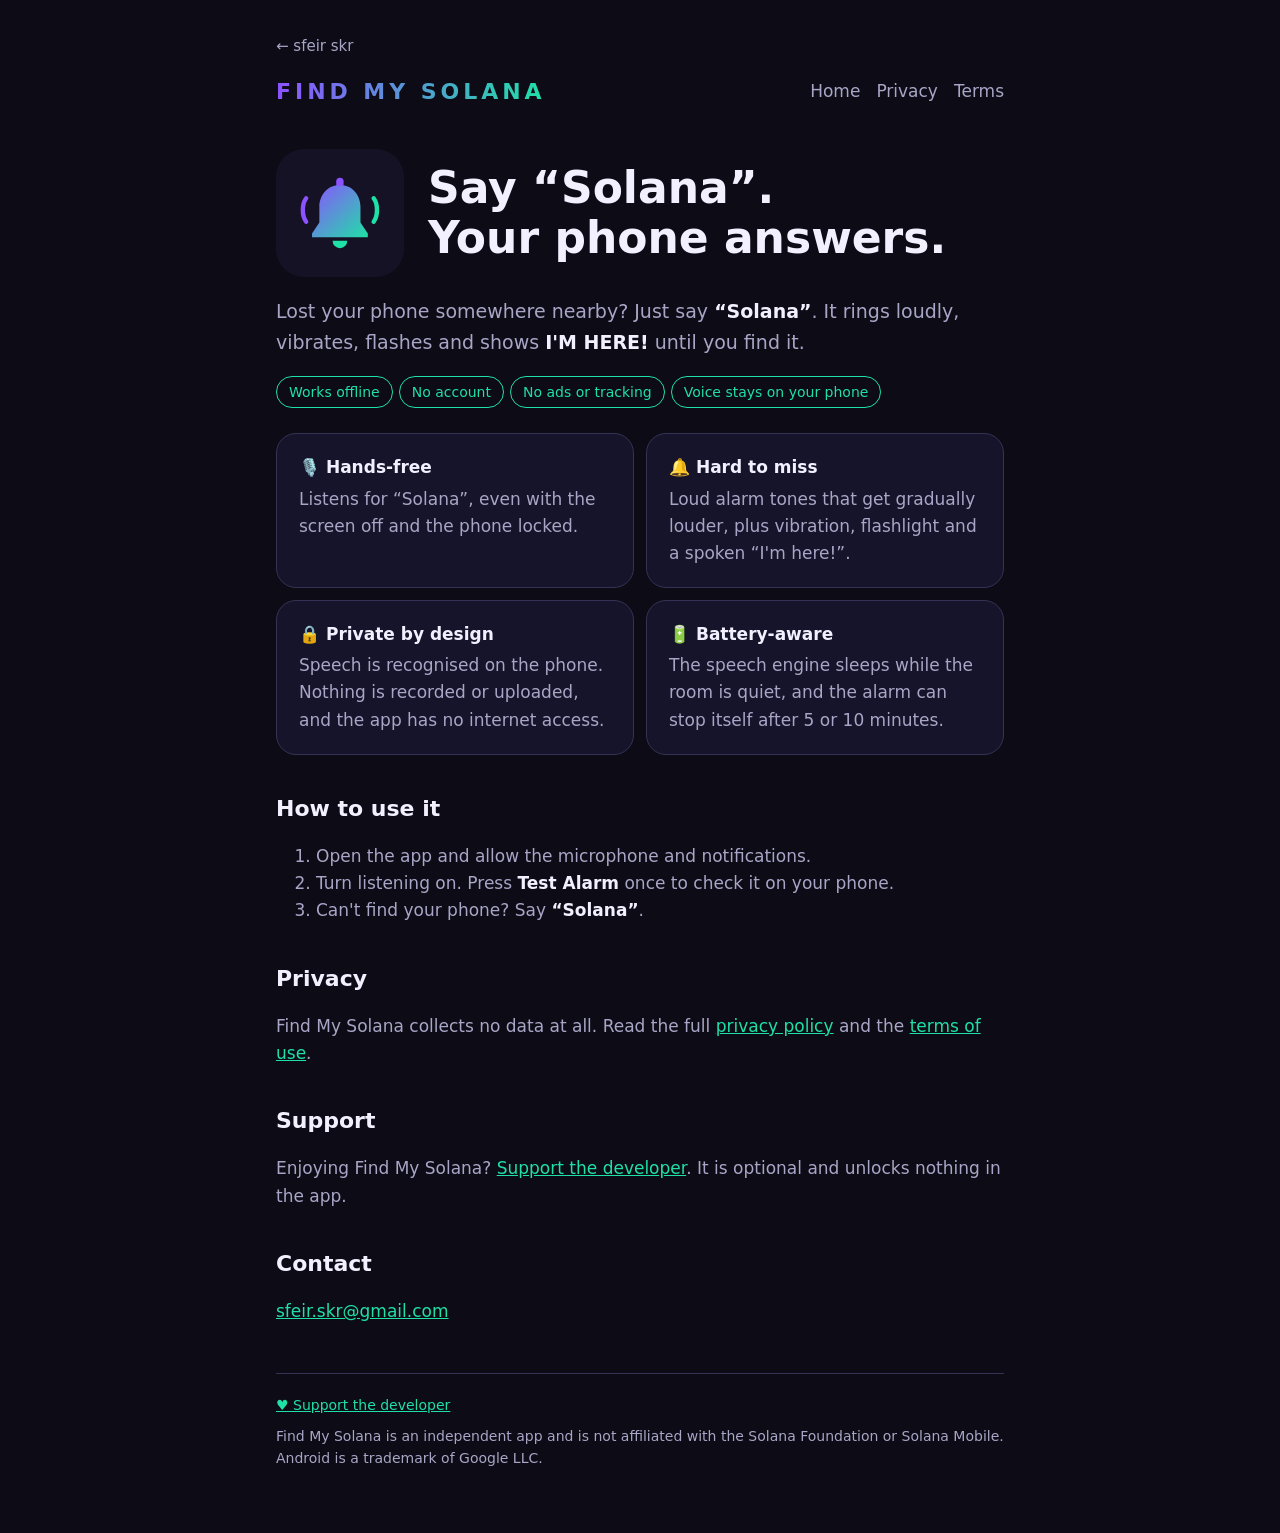
<file: index.html>
<!doctype html>
<html lang="en">
<head>
  <meta charset="utf-8">
  <meta name="viewport" content="width=device-width, initial-scale=1">
  <title>Find My Solana</title>
  <meta name="description" content="Lost your phone nearby? Say “Solana” and it rings. Offline, private, no account.">
  <link rel="icon" type="image/svg+xml" href="favicon.svg">
  <link rel="stylesheet" href="style.css">
</head>
<body>
<main>
  <a class="back" href="https://skr.sfeir.zip/">← sfeir skr</a>
  <nav>
    <a class="wordmark" href="index.html">FIND MY SOLANA</a>
    <span class="links"><a href="index.html">Home</a><a href="privacy.html">Privacy</a><a href="terms.html">Terms</a></span>
  </nav>


  <div class="hero">
    <h1>Say “Solana”.<br>Your phone answers.</h1>
    <div class="hero-logo" role="img" aria-label="Find My Solana logo" style="display:grid;place-items:center">
      <svg viewBox="20 18 68 68" aria-hidden="true">
        <defs><linearGradient id="fms" x1="0" y1="0" x2="1" y2="1"><stop offset="0" stop-color="#8C52FF"/><stop offset="1" stop-color="#1FE0A6"/></linearGradient></defs>
        <path fill="url(#fms)" d="M54,33c-8.3,0 -14,6.6 -14,15v10.5l-5,7.5v2.5h38v-2.5l-5,-7.5v-10.5c0,-8.4 -5.7,-15 -14,-15z"/>
        <path fill="#1FE0A6" d="M49,71a5,5 0,1 0,10 0z"/>
        <path fill="#8C52FF" d="M51.5,30.5a2.5,2.5 0,1 1,5 0v3h-5z"/>
        <path fill="none" stroke="#8C52FF" stroke-width="3" stroke-linecap="round" d="M31,42c-3,4 -3,12 0,16"/>
        <path fill="none" stroke="#1FE0A6" stroke-width="3" stroke-linecap="round" d="M77,42c3,4 3,12 0,16"/>
      </svg>
    </div>
  </div>
  <p class="lead">Lost your phone somewhere nearby? Just say <strong>“Solana”</strong>. It rings loudly, vibrates, flashes and shows <strong>I'M HERE!</strong> until you find it.</p>
  <p><span class="pill">Works offline</span><span class="pill">No account</span><span class="pill">No ads or tracking</span><span class="pill">Voice stays on your phone</span></p>

  <div class="grid two">
    <div class="card"><h3>🎙️ Hands-free</h3><p>Listens for “Solana”, even with the screen off and the phone locked.</p></div>
    <div class="card"><h3>🔔 Hard to miss</h3><p>Loud alarm tones that get gradually louder, plus vibration, flashlight and a spoken “I'm here!”.</p></div>
    <div class="card"><h3>🔒 Private by design</h3><p>Speech is recognised on the phone. Nothing is recorded or uploaded, and the app has no internet access.</p></div>
    <div class="card"><h3>🔋 Battery-aware</h3><p>The speech engine sleeps while the room is quiet, and the alarm can stop itself after 5 or 10 minutes.</p></div>
  </div>

  <h2>How to use it</h2>
  <ol>
    <li>Open the app and allow the microphone and notifications.</li>
    <li>Turn listening on. Press <strong>Test Alarm</strong> once to check it on your phone.</li>
    <li>Can't find your phone? Say <strong>“Solana”</strong>.</li>
  </ol>

  <h2>Privacy</h2>
  <p>Find My Solana collects no data at all. Read the full <a href="privacy.html">privacy policy</a> and the <a href="terms.html">terms of use</a>.</p>

  <h2>Support</h2>
  <p>Enjoying Find My Solana? <a href="https://skr.sfeir.zip/support/">Support the developer</a>. It is optional and unlocks nothing in the app.</p>

  <h2>Contact</h2>
  <p><a href="mailto:sfeir.skr@gmail.com">sfeir.skr@gmail.com</a></p>

  <footer><p style="margin:0 0 8px"><a href="https://skr.sfeir.zip/support/">♥ Support the developer</a></p>Find My Solana is an independent app and is not affiliated with the Solana Foundation or Solana Mobile. Android is a trademark of Google LLC.</footer>
</main>
</body>
</html>
</file>
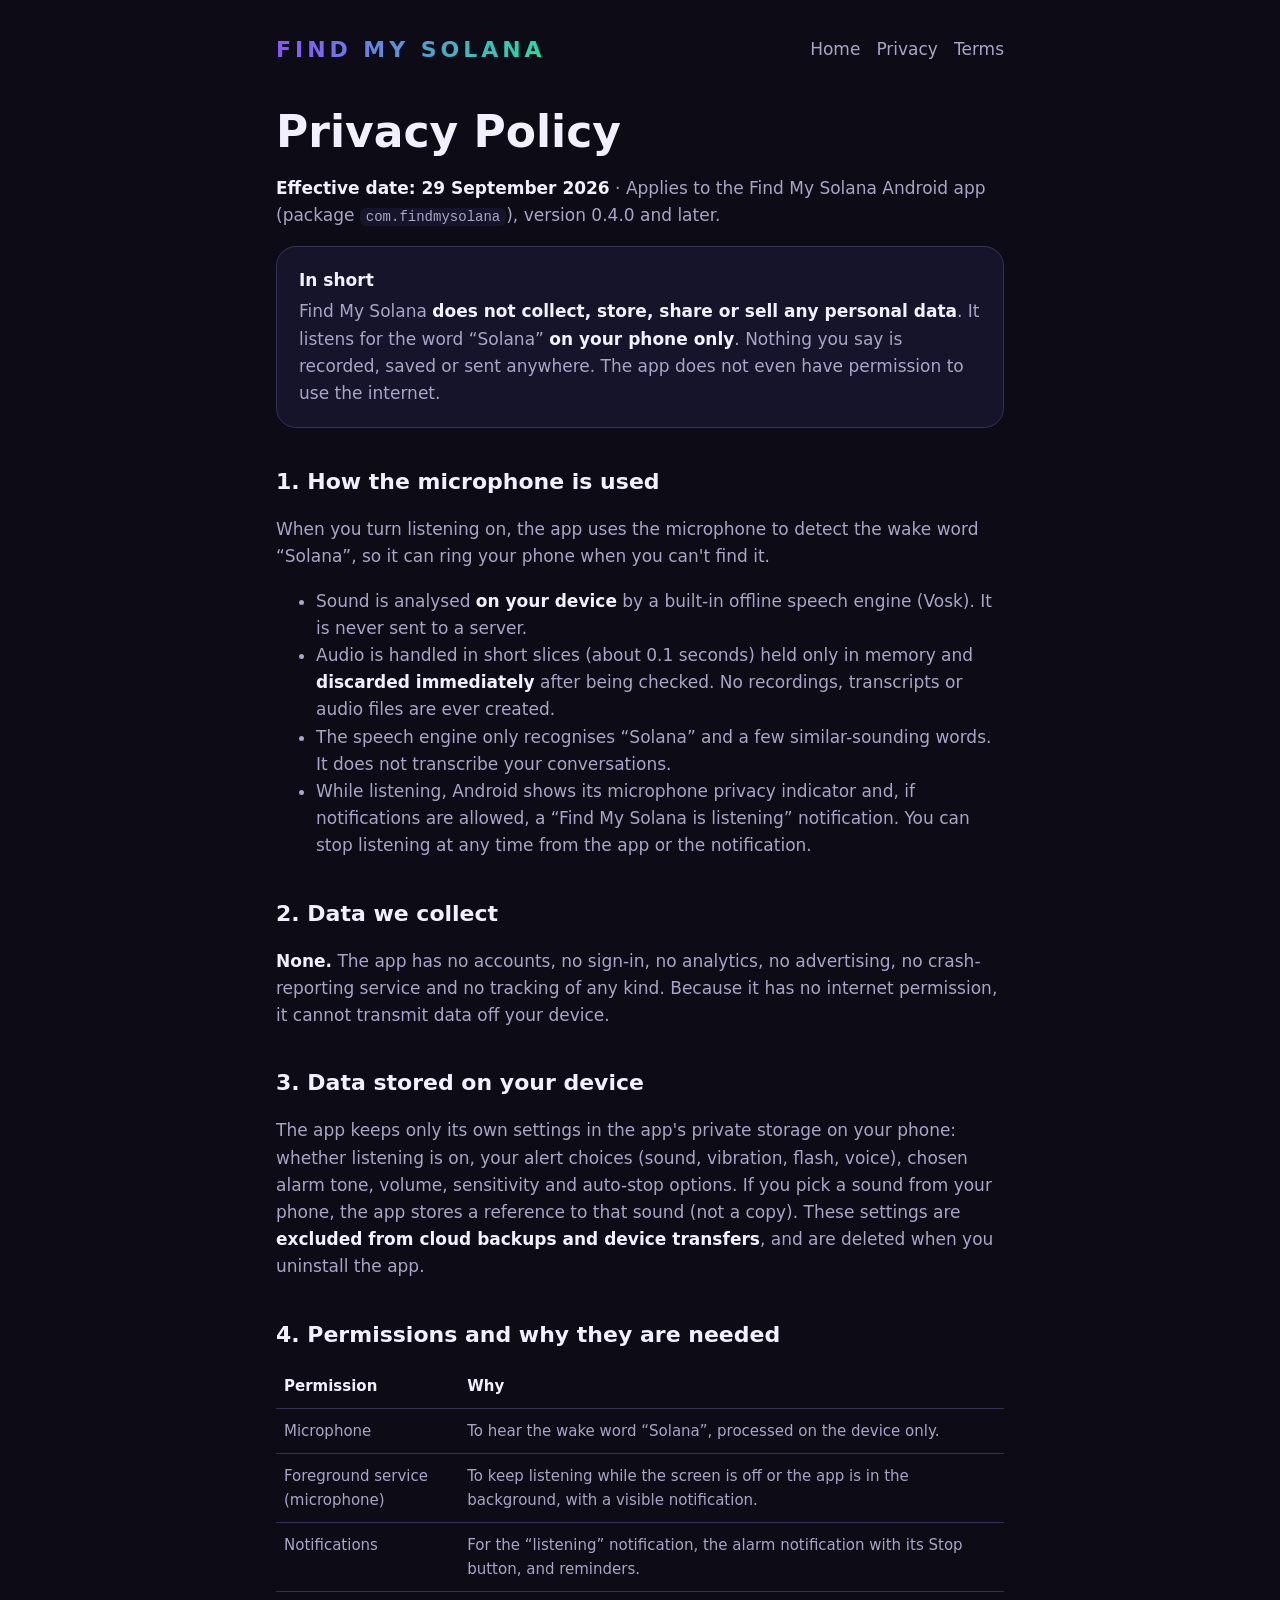
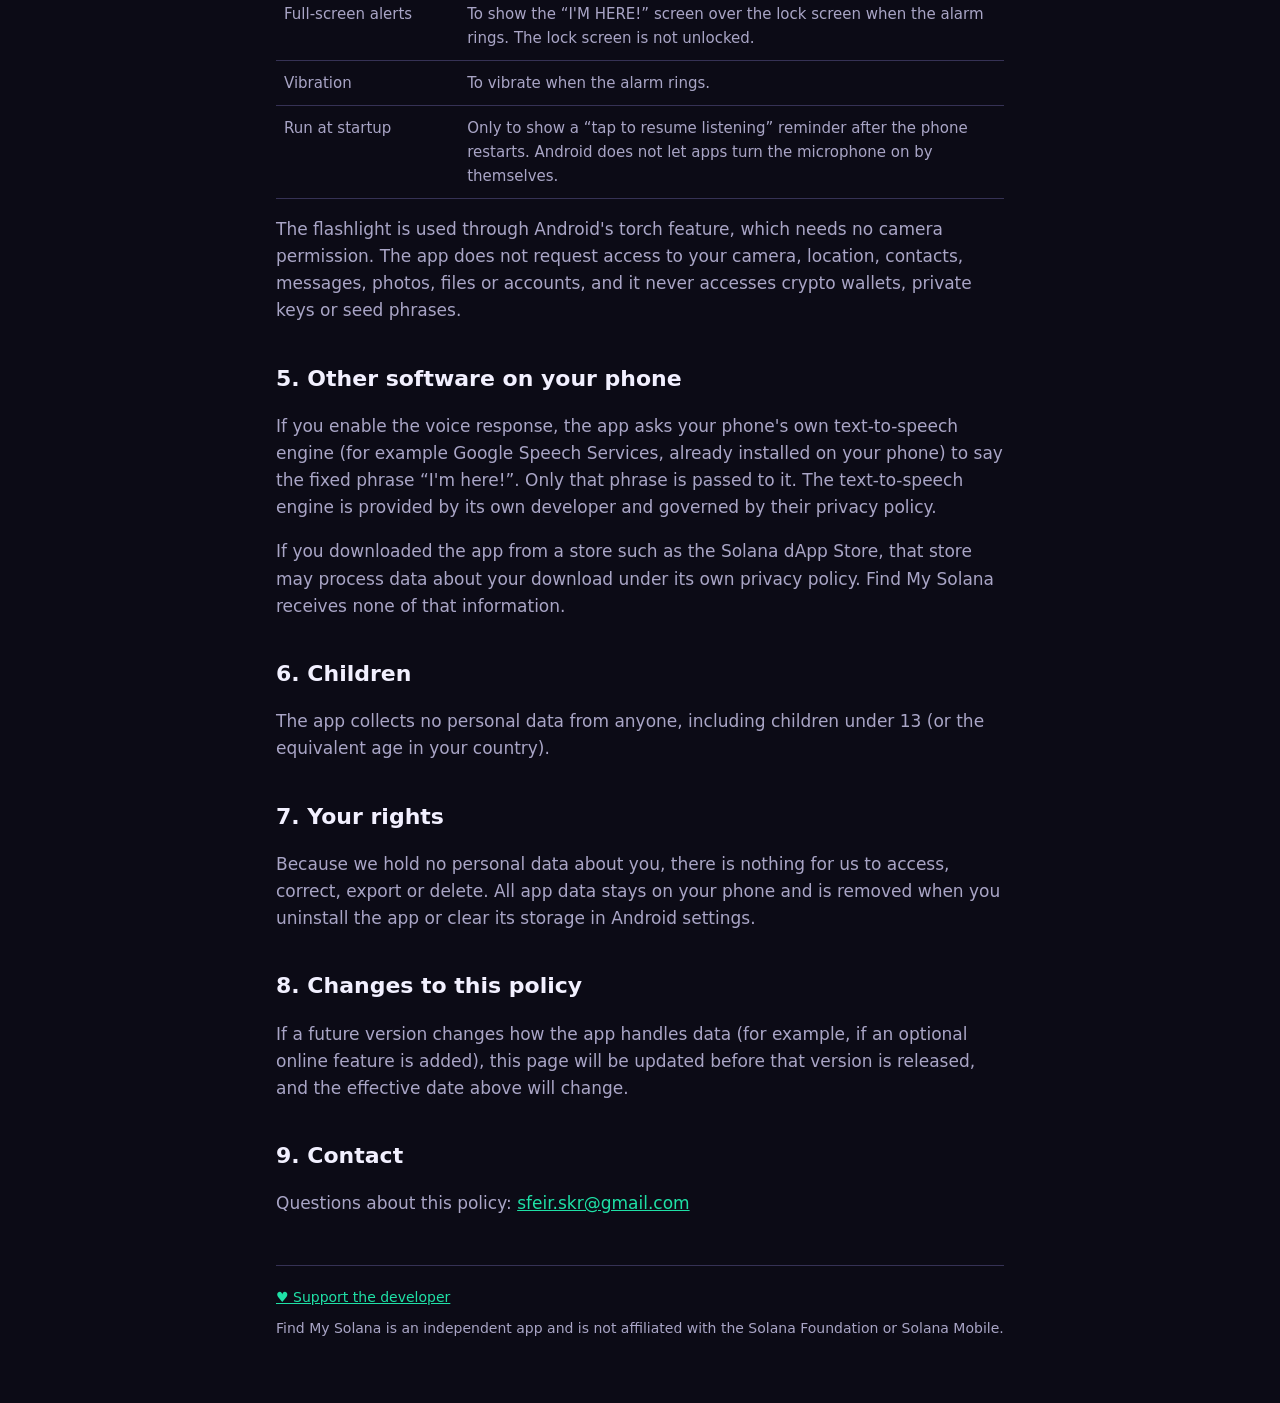
<file: privacy.html>
<!doctype html>
<html lang="en">
<head>
  <meta charset="utf-8">
  <meta name="viewport" content="width=device-width, initial-scale=1">
  <title>Privacy Policy – Find My Solana</title>
  <meta name="description" content="Privacy policy for the Find My Solana Android app. Your voice is processed on your device; no data is collected.">
  <link rel="icon" type="image/svg+xml" href="favicon.svg">
  <link rel="stylesheet" href="style.css">
</head>
<body>
<main>
  <nav>
    <a class="wordmark" href="index.html">FIND MY SOLANA</a>
    <span class="links"><a href="index.html">Home</a><a href="privacy.html">Privacy</a><a href="terms.html">Terms</a></span>
  </nav>

  <h1>Privacy Policy</h1>
  <p><strong>Effective date: 29 September 2026</strong> · Applies to the Find My Solana Android app (package <code>com.findmysolana</code>), version 0.4.0 and later.</p>

  <div class="card">
    <h3>In short</h3>
    <p>Find My Solana <strong>does not collect, store, share or sell any personal data</strong>. It listens for the word “Solana” <strong>on your phone only</strong>. Nothing you say is recorded, saved or sent anywhere. The app does not even have permission to use the internet.</p>
  </div>

  <h2>1. How the microphone is used</h2>
  <p>When you turn listening on, the app uses the microphone to detect the wake word “Solana”, so it can ring your phone when you can't find it.</p>
  <ul>
    <li>Sound is analysed <strong>on your device</strong> by a built-in offline speech engine (Vosk). It is never sent to a server.</li>
    <li>Audio is handled in short slices (about 0.1 seconds) held only in memory and <strong>discarded immediately</strong> after being checked. No recordings, transcripts or audio files are ever created.</li>
    <li>The speech engine only recognises “Solana” and a few similar-sounding words. It does not transcribe your conversations.</li>
    <li>While listening, Android shows its microphone privacy indicator and, if notifications are allowed, a “Find My Solana is listening” notification. You can stop listening at any time from the app or the notification.</li>
  </ul>

  <h2>2. Data we collect</h2>
  <p><strong>None.</strong> The app has no accounts, no sign-in, no analytics, no advertising, no crash-reporting service and no tracking of any kind. Because it has no internet permission, it cannot transmit data off your device.</p>

  <h2>3. Data stored on your device</h2>
  <p>The app keeps only its own settings in the app's private storage on your phone: whether listening is on, your alert choices (sound, vibration, flash, voice), chosen alarm tone, volume, sensitivity and auto-stop options. If you pick a sound from your phone, the app stores a reference to that sound (not a copy). These settings are <strong>excluded from cloud backups and device transfers</strong>, and are deleted when you uninstall the app.</p>

  <h2>4. Permissions and why they are needed</h2>
  <table>
    <thead><tr><th>Permission</th><th>Why</th></tr></thead>
    <tbody>
      <tr><td>Microphone</td><td>To hear the wake word “Solana”, processed on the device only.</td></tr>
      <tr><td>Foreground service (microphone)</td><td>To keep listening while the screen is off or the app is in the background, with a visible notification.</td></tr>
      <tr><td>Notifications</td><td>For the “listening” notification, the alarm notification with its Stop button, and reminders.</td></tr>
      <tr><td>Full-screen alerts</td><td>To show the “I'M HERE!” screen over the lock screen when the alarm rings. The lock screen is not unlocked.</td></tr>
      <tr><td>Vibration</td><td>To vibrate when the alarm rings.</td></tr>
      <tr><td>Run at startup</td><td>Only to show a “tap to resume listening” reminder after the phone restarts. Android does not let apps turn the microphone on by themselves.</td></tr>
    </tbody>
  </table>
  <p>The flashlight is used through Android's torch feature, which needs no camera permission. The app does not request access to your camera, location, contacts, messages, photos, files or accounts, and it never accesses crypto wallets, private keys or seed phrases.</p>

  <h2>5. Other software on your phone</h2>
  <p>If you enable the voice response, the app asks your phone's own text-to-speech engine (for example Google Speech Services, already installed on your phone) to say the fixed phrase “I'm here!”. Only that phrase is passed to it. The text-to-speech engine is provided by its own developer and governed by their privacy policy.</p>
  <p>If you downloaded the app from a store such as the Solana dApp Store, that store may process data about your download under its own privacy policy. Find My Solana receives none of that information.</p>

  <h2>6. Children</h2>
  <p>The app collects no personal data from anyone, including children under 13 (or the equivalent age in your country).</p>

  <h2>7. Your rights</h2>
  <p>Because we hold no personal data about you, there is nothing for us to access, correct, export or delete. All app data stays on your phone and is removed when you uninstall the app or clear its storage in Android settings.</p>

  <h2>8. Changes to this policy</h2>
  <p>If a future version changes how the app handles data (for example, if an optional online feature is added), this page will be updated before that version is released, and the effective date above will change.</p>

  <h2>9. Contact</h2>
  <p>Questions about this policy: <a href="mailto:sfeir.skr@gmail.com">sfeir.skr@gmail.com</a></p>

  <footer><p style="margin:0 0 8px"><a href="https://skr.sfeir.zip/support/">♥ Support the developer</a></p>Find My Solana is an independent app and is not affiliated with the Solana Foundation or Solana Mobile.</footer>
</main>
</body>
</html>
</file>
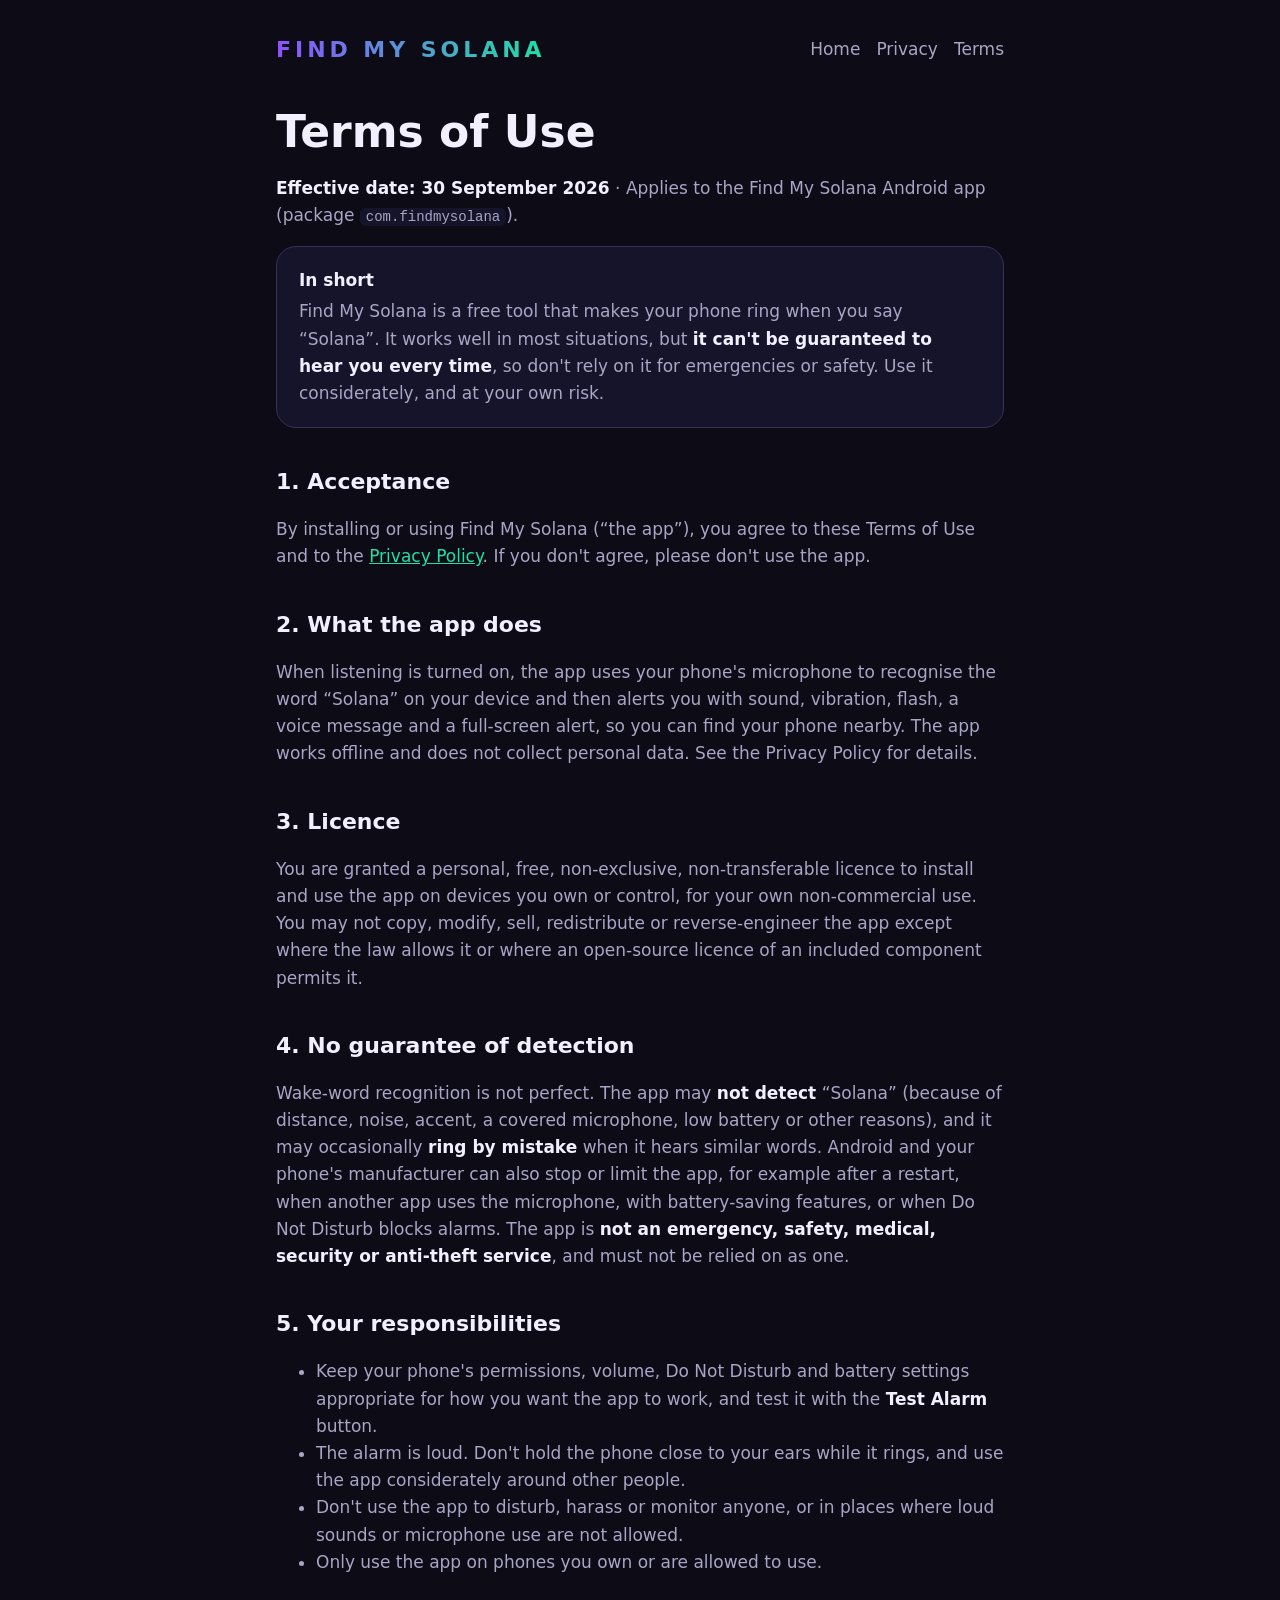
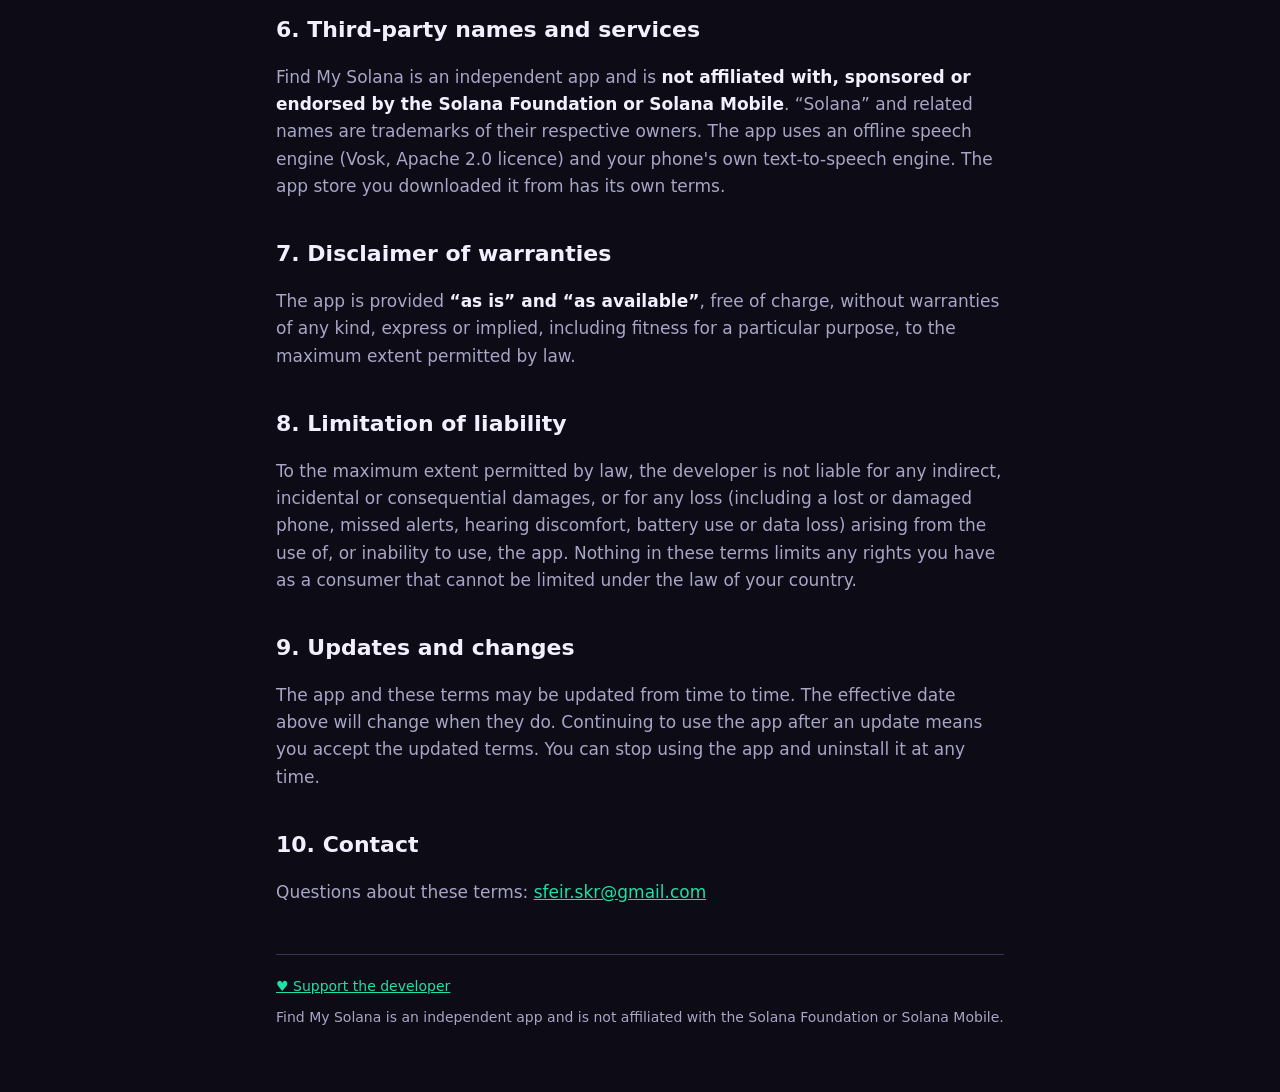
<file: terms.html>
<!doctype html>
<html lang="en">
<head>
  <meta charset="utf-8">
  <meta name="viewport" content="width=device-width, initial-scale=1">
  <title>Terms of Use – Find My Solana</title>
  <meta name="description" content="Terms of Use for the Find My Solana Android app.">
  <link rel="icon" type="image/svg+xml" href="favicon.svg">
  <link rel="stylesheet" href="style.css">
</head>
<body>
<main>
  <nav>
    <a class="wordmark" href="index.html">FIND MY SOLANA</a>
    <span class="links"><a href="index.html">Home</a><a href="privacy.html">Privacy</a><a href="terms.html">Terms</a></span>
  </nav>

  <h1>Terms of Use</h1>
  <p><strong>Effective date: 30 September 2026</strong> · Applies to the Find My Solana Android app (package <code>com.findmysolana</code>).</p>

  <div class="card">
    <h3>In short</h3>
    <p>Find My Solana is a free tool that makes your phone ring when you say “Solana”. It works well in most situations, but <strong>it can't be guaranteed to hear you every time</strong>, so don't rely on it for emergencies or safety. Use it considerately, and at your own risk.</p>
  </div>

  <h2>1. Acceptance</h2>
  <p>By installing or using Find My Solana (“the app”), you agree to these Terms of Use and to the <a href="privacy.html">Privacy Policy</a>. If you don't agree, please don't use the app.</p>

  <h2>2. What the app does</h2>
  <p>When listening is turned on, the app uses your phone's microphone to recognise the word “Solana” on your device and then alerts you with sound, vibration, flash, a voice message and a full-screen alert, so you can find your phone nearby. The app works offline and does not collect personal data. See the Privacy Policy for details.</p>

  <h2>3. Licence</h2>
  <p>You are granted a personal, free, non-exclusive, non-transferable licence to install and use the app on devices you own or control, for your own non-commercial use. You may not copy, modify, sell, redistribute or reverse-engineer the app except where the law allows it or where an open-source licence of an included component permits it.</p>

  <h2>4. No guarantee of detection</h2>
  <p>Wake-word recognition is not perfect. The app may <strong>not detect</strong> “Solana” (because of distance, noise, accent, a covered microphone, low battery or other reasons), and it may occasionally <strong>ring by mistake</strong> when it hears similar words. Android and your phone's manufacturer can also stop or limit the app, for example after a restart, when another app uses the microphone, with battery-saving features, or when Do Not Disturb blocks alarms. The app is <strong>not an emergency, safety, medical, security or anti-theft service</strong>, and must not be relied on as one.</p>

  <h2>5. Your responsibilities</h2>
  <ul>
    <li>Keep your phone's permissions, volume, Do Not Disturb and battery settings appropriate for how you want the app to work, and test it with the <strong>Test Alarm</strong> button.</li>
    <li>The alarm is loud. Don't hold the phone close to your ears while it rings, and use the app considerately around other people.</li>
    <li>Don't use the app to disturb, harass or monitor anyone, or in places where loud sounds or microphone use are not allowed.</li>
    <li>Only use the app on phones you own or are allowed to use.</li>
  </ul>

  <h2>6. Third-party names and services</h2>
  <p>Find My Solana is an independent app and is <strong>not affiliated with, sponsored or endorsed by the Solana Foundation or Solana Mobile</strong>. “Solana” and related names are trademarks of their respective owners. The app uses an offline speech engine (Vosk, Apache 2.0 licence) and your phone's own text-to-speech engine. The app store you downloaded it from has its own terms.</p>

  <h2>7. Disclaimer of warranties</h2>
  <p>The app is provided <strong>“as is” and “as available”</strong>, free of charge, without warranties of any kind, express or implied, including fitness for a particular purpose, to the maximum extent permitted by law.</p>

  <h2>8. Limitation of liability</h2>
  <p>To the maximum extent permitted by law, the developer is not liable for any indirect, incidental or consequential damages, or for any loss (including a lost or damaged phone, missed alerts, hearing discomfort, battery use or data loss) arising from the use of, or inability to use, the app. Nothing in these terms limits any rights you have as a consumer that cannot be limited under the law of your country.</p>

  <h2>9. Updates and changes</h2>
  <p>The app and these terms may be updated from time to time. The effective date above will change when they do. Continuing to use the app after an update means you accept the updated terms. You can stop using the app and uninstall it at any time.</p>

  <h2>10. Contact</h2>
  <p>Questions about these terms: <a href="mailto:sfeir.skr@gmail.com">sfeir.skr@gmail.com</a></p>

  <footer><p style="margin:0 0 8px"><a href="https://skr.sfeir.zip/support/">♥ Support the developer</a></p>Find My Solana is an independent app and is not affiliated with the Solana Foundation or Solana Mobile.</footer>
</main>
</body>
</html>
</file>
<file: style.css>
/* Find My Solana website. Self-contained: no external fonts, scripts or trackers. */
:root {
  --bg: #0c0b16; --surface: #16142a; --outline: #363255;
  --text: #f2f0ff; --muted: #a9a5c6; --violet: #8c52ff; --mint: #1fe0a6;
}
* { box-sizing: border-box; }
html { -webkit-text-size-adjust: 100%; }
body {
  margin: 0; background: var(--bg); color: var(--text);
  font: 17px/1.6 system-ui, -apple-system, "Segoe UI", Roboto, sans-serif;
}
main { max-width: 760px; margin: 0 auto; padding: 32px 16px 64px; }
a { color: var(--mint); }
.wordmark {
  font-weight: 900; letter-spacing: .18em; font-size: 22px; text-decoration: none;
  background: linear-gradient(90deg, var(--violet), var(--mint));
  -webkit-background-clip: text; background-clip: text; color: transparent;
}
nav { display: flex; justify-content: space-between; align-items: center; gap: 16px; flex-wrap: wrap; margin-bottom: 40px; }
nav .links a { color: var(--muted); text-decoration: none; margin-left: 16px; }
nav .links a:hover { color: var(--text); }
h1 { font-size: clamp(30px, 7vw, 44px); line-height: 1.15; margin: 0 0 12px; }
h2 { font-size: 22px; margin: 36px 0 8px; }
p, li { color: var(--muted); }
strong { color: var(--text); }
.lead { font-size: 19px; }
.card { background: var(--surface); border: 1px solid var(--outline); border-radius: 20px; padding: 20px 22px; margin: 16px 0; }
.card h3 { margin: 0 0 4px; font-size: 17px; }
.card p { margin: 0; }
.grid { display: grid; grid-template-columns: repeat(auto-fit, minmax(210px, 1fr)); gap: 12px; }
.hero-logo { display: block; width: 128px; height: 128px; border-radius: 28px; margin: 0 0 24px; background: #151226; }
.grid.two { grid-template-columns: repeat(2, minmax(0, 1fr)); }
.grid .card { margin: 0; }
@media (max-width: 520px) { .grid.two .card { padding: 14px; } .grid.two .card h3 { font-size: 16px; } .grid.two .card p { font-size: 15px; line-height: 1.45; } }
.hero { display: flex; align-items: center; justify-content: flex-start; gap: 24px; margin-bottom: 8px; }
.hero h1 { margin: 0; }
.hero .hero-logo { margin: 0; flex: none; order: -1; } /* logo on the left, title next to it */
.hero-logo svg { width: 78%; height: 78%; }
@media (max-width: 520px) {
  .hero { gap: 12px; }
  .hero h1 { font-size: 26px; }
  .hero .hero-logo { width: 72px; height: 72px; border-radius: 16px; }
}
.back { display: inline-block; margin: 0 0 16px; color: var(--muted); text-decoration: none; font-size: 15px; }
.back:hover { color: var(--text); }
.pill { display: inline-block; padding: 4px 12px; border-radius: 999px; border: 1px solid var(--mint); color: var(--mint); font-size: 14px; margin: 0 6px 8px 0; }
table { width: 100%; border-collapse: collapse; margin: 12px 0; font-size: 15px; }
th, td { text-align: left; vertical-align: top; padding: 10px 8px; border-bottom: 1px solid var(--outline); }
th { color: var(--text); } td { color: var(--muted); }
code { background: var(--surface); padding: 1px 6px; border-radius: 6px; font-size: 14px; }
footer { margin-top: 48px; padding-top: 20px; border-top: 1px solid var(--outline); color: var(--muted); font-size: 14px; }
@media (max-width: 520px) { table, thead, tbody, tr, th, td { display: block; } th { padding-bottom: 0; border: 0; } }
</file>
